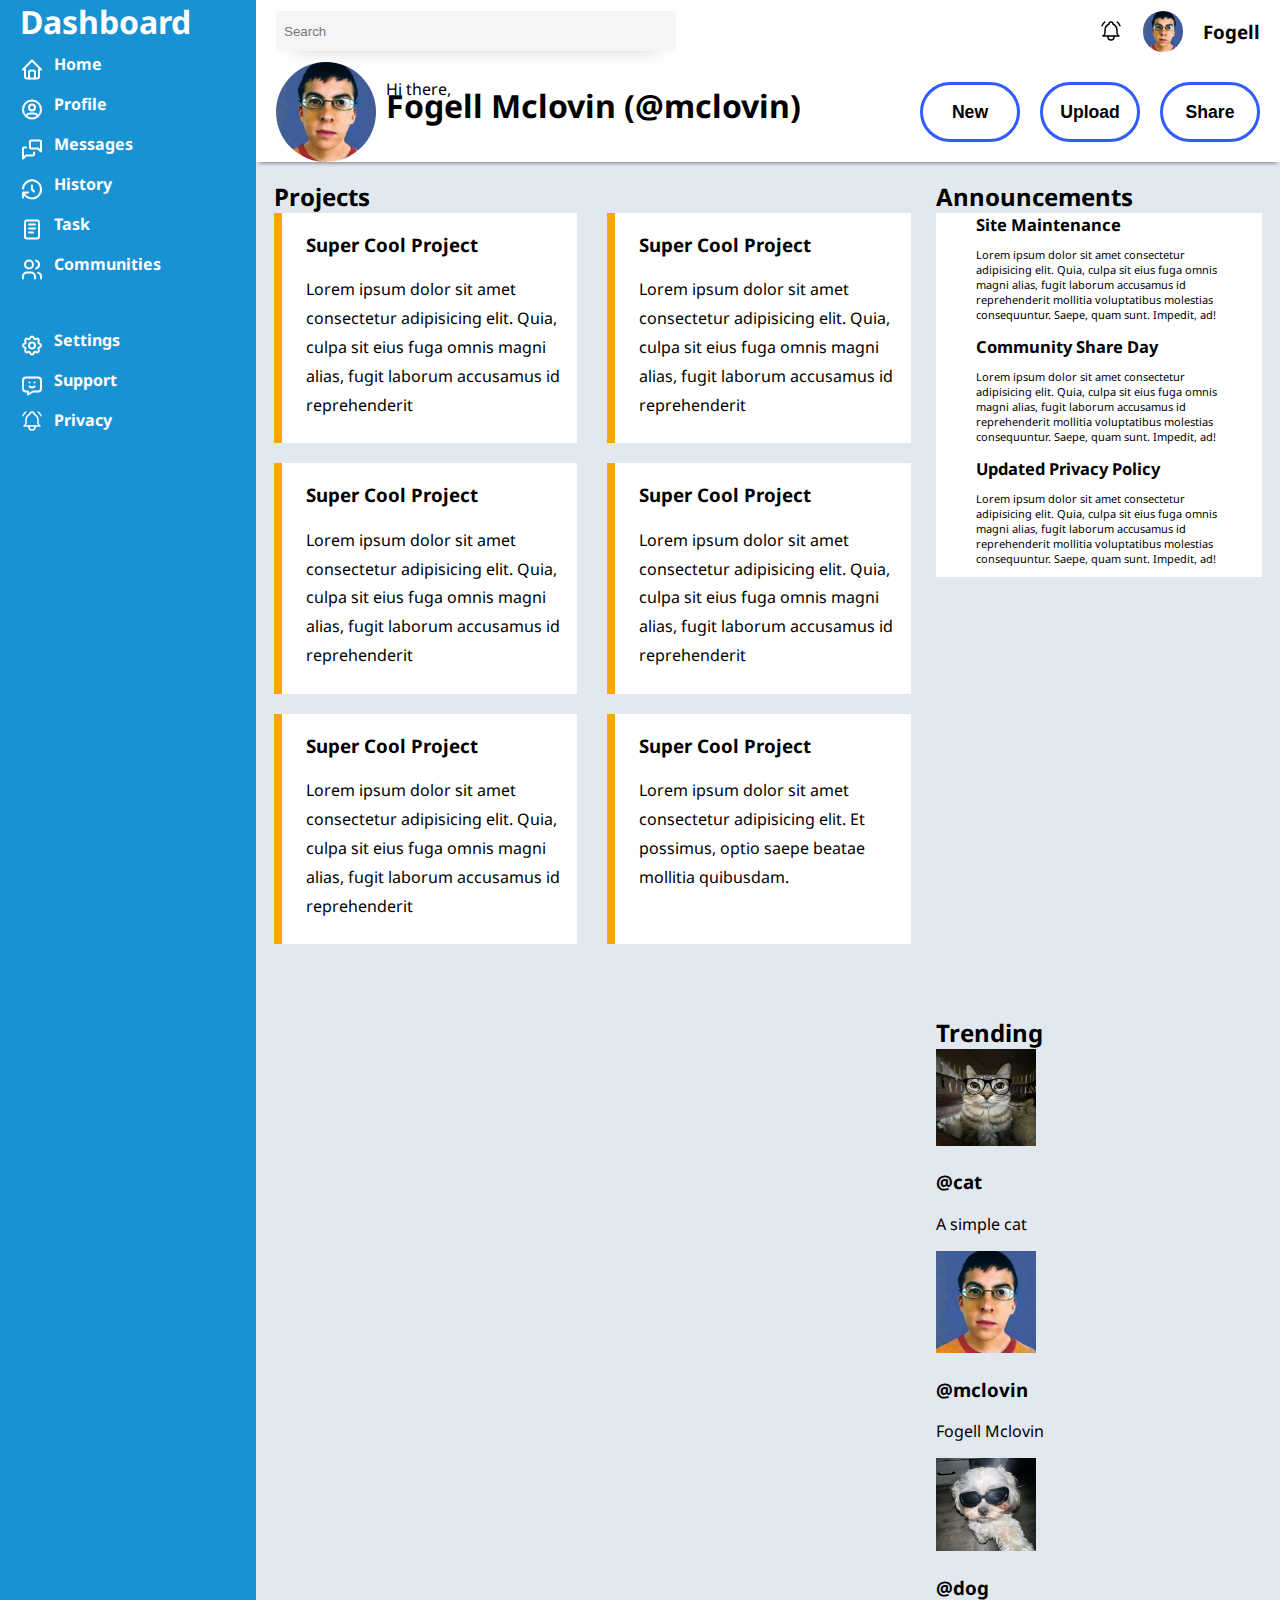
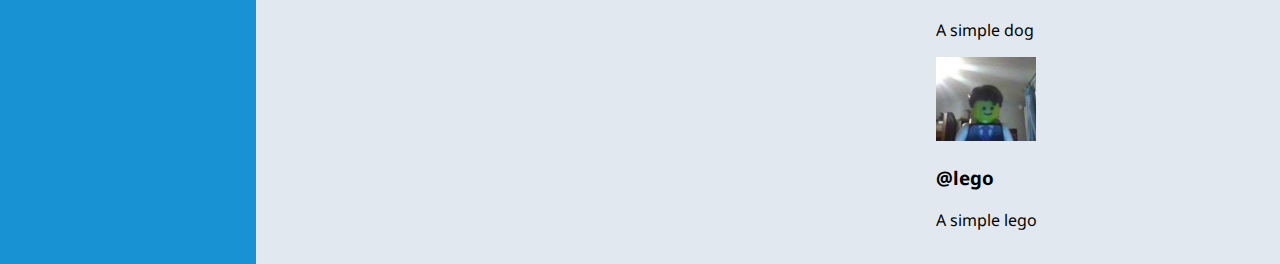
<file: index.html>
<!DOCTYPE html>
<html lang="en">
  <head>
    <meta charset="UTF-8" />
    <meta name="viewport" content="width=device-width, initial-scale=.9" />
    <title>Admind Dashboard</title>
    <link rel="stylesheet" href="style.css" />
  </head>

  <body>
    <div id="container">
      <aside>
        <section>
          <div class="logo"></div>
          <div class="title"><a href="#">Dashboard</a></div>
        </section>

        <ul>
          <li>
            <svg
              width="24"
              height="27"
              viewBox="0 0 24 18"
              fill="none"
              stroke="currentColor"
              stroke-width="2"
              stroke-linecap="round"
              stroke-linejoin="round"
              class="icon icon-tabler icons-tabler-outline icon-tabler-home"
            >
              <path stroke="none" d="M0 0h24v24H0z" fill="none" />
              <path d="M5 12l-2 0l9 -9l9 9l-2 0" />
              <path d="M5 12v7a2 2 0 0 0 2 2h10a2 2 0 0 0 2 -2v-7" />
              <path d="M9 21v-6a2 2 0 0 1 2 -2h2a2 2 0 0 1 2 2v6" />
            </svg>
            <a href="#">Home</a>
          </li>

          <li>
            <svg
              xmlns="http://www.w3.org/2000/svg"
              width="24"
              height="27"
              viewBox="0 0 24 18"
              fill="none"
              stroke="currentColor"
              stroke-width="2"
              stroke-linecap="round"
              stroke-linejoin="round"
              class="icon icon-tabler icons-tabler-outline icon-tabler-user-circle"
            >
              <path stroke="none" d="M0 0h24v24H0z" fill="none" />
              <path d="M12 12m-9 0a9 9 0 1 0 18 0a9 9 0 1 0 -18 0" />
              <path d="M12 10m-3 0a3 3 0 1 0 6 0a3 3 0 1 0 -6 0" />
              <path
                d="M6.168 18.849a4 4 0 0 1 3.832 -2.849h4a4 4 0 0 1 3.834 2.855"
              />
            </svg>
            <a href="#">Profile</a>
          </li>

          <li>
            <svg
              xmlns="http://www.w3.org/2000/svg"
              width="24"
              height="27"
              viewBox="0 0 24 18"
              fill="none"
              stroke="currentColor"
              stroke-width="2"
              stroke-linecap="round"
              stroke-linejoin="round"
              class="icon icon-tabler icons-tabler-outline icon-tabler-messages"
            >
              <path stroke="none" d="M0 0h24v24H0z" fill="none" />
              <path
                d="M21 14l-3 -3h-7a1 1 0 0 1 -1 -1v-6a1 1 0 0 1 1 -1h9a1 1 0 0 1 1 1v10"
              />
              <path d="M14 15v2a1 1 0 0 1 -1 1h-7l-3 3v-10a1 1 0 0 1 1 -1h2" />
            </svg>
            <a href="#">Messages</a>
          </li>

          <li>
            <svg
              xmlns="http://www.w3.org/2000/svg"
              width="24"
              height="27"
              viewBox="0 0 24 18"
              fill="none"
              stroke="currentColor"
              stroke-width="2"
              stroke-linecap="round"
              stroke-linejoin="round"
              class="icon icon-tabler icons-tabler-outline icon-tabler-history"
            >
              <path stroke="none" d="M0 0h24v24H0z" fill="none" />
              <path d="M12 8l0 4l2 2" />
              <path d="M3.05 11a9 9 0 1 1 .5 4m-.5 5v-5h5" />
            </svg>
            <a href="#">History</a>
          </li>

          <li>
            <svg
              xmlns="http://www.w3.org/2000/svg"
              width="24"
              height="27"
              viewBox="0 0 24 18"
              fill="none"
              stroke="currentColor"
              stroke-width="2"
              stroke-linecap="round"
              stroke-linejoin="round"
              class="icon icon-tabler icons-tabler-outline icon-tabler-notes"
            >
              <path stroke="none" d="M0 0h24v24H0z" fill="none" />
              <path
                d="M5 3m0 2a2 2 0 0 1 2 -2h10a2 2 0 0 1 2 2v14a2 2 0 0 1 -2 2h-10a2 2 0 0 1 -2 -2z"
              />
              <path d="M9 7l6 0" />
              <path d="M9 11l6 0" />
              <path d="M9 15l4 0" />
            </svg>
            <a href="#">Task</a>
          </li>

          <li>
            <svg
              xmlns="http://www.w3.org/2000/svg"
              width="24"
              height="27"
              viewBox="0 0 24 18"
              fill="none"
              stroke="currentColor"
              stroke-width="2"
              stroke-linecap="round"
              stroke-linejoin="round"
              class="icon icon-tabler icons-tabler-outline icon-tabler-users"
            >
              <path stroke="none" d="M0 0h24v24H0z" fill="none" />
              <path d="M9 7m-4 0a4 4 0 1 0 8 0a4 4 0 1 0 -8 0" />
              <path d="M3 21v-2a4 4 0 0 1 4 -4h4a4 4 0 0 1 4 4v2" />
              <path d="M16 3.13a4 4 0 0 1 0 7.75" />
              <path d="M21 21v-2a4 4 0 0 0 -3 -3.85" />
            </svg>
            <a href="#">Communities</a>
          </li>
        </ul>
        <ul>
          <li>
            <svg
              xmlns="http://www.w3.org/2000/svg"
              width="24"
              height="27"
              viewBox="0 0 24 18"
              fill="none"
              stroke="currentColor"
              stroke-width="2"
              stroke-linecap="round"
              stroke-linejoin="round"
              class="icon icon-tabler icons-tabler-outline icon-tabler-settings"
            >
              <path stroke="none" d="M0 0h24v24H0z" fill="none" />
              <path
                d="M10.325 4.317c.426 -1.756 2.924 -1.756 3.35 0a1.724 1.724 0 0 0 2.573 1.066c1.543 -.94 3.31 .826 2.37 2.37a1.724 1.724 0 0 0 1.065 2.572c1.756 .426 1.756 2.924 0 3.35a1.724 1.724 0 0 0 -1.066 2.573c.94 1.543 -.826 3.31 -2.37 2.37a1.724 1.724 0 0 0 -2.572 1.065c-.426 1.756 -2.924 1.756 -3.35 0a1.724 1.724 0 0 0 -2.573 -1.066c-1.543 .94 -3.31 -.826 -2.37 -2.37a1.724 1.724 0 0 0 -1.065 -2.572c-1.756 -.426 -1.756 -2.924 0 -3.35a1.724 1.724 0 0 0 1.066 -2.573c-.94 -1.543 .826 -3.31 2.37 -2.37c1 .608 2.296 .07 2.572 -1.065z"
              />
              <path d="M9 12a3 3 0 1 0 6 0a3 3 0 0 0 -6 0" />
            </svg>
            <a href="#">Settings</a>
          </li>

          <li>
            <svg
              xmlns="http://www.w3.org/2000/svg"
              width="24"
              height="27"
              viewBox="0 0 24 18"
              fill="none"
              stroke="currentColor"
              stroke-width="2"
              stroke-linecap="round"
              stroke-linejoin="round"
              class="icon icon-tabler icons-tabler-outline icon-tabler-message-chatbot"
            >
              <path stroke="none" d="M0 0h24v24H0z" fill="none" />
              <path
                d="M18 4a3 3 0 0 1 3 3v8a3 3 0 0 1 -3 3h-5l-5 3v-3h-2a3 3 0 0 1 -3 -3v-8a3 3 0 0 1 3 -3h12z"
              />
              <path d="M9.5 9h.01" />
              <path d="M14.5 9h.01" />
              <path d="M9.5 13a3.5 3.5 0 0 0 5 0" />
            </svg>
            <a href="#">Support</a>
          </li>

          <li>
            <svg
              width="24"
              height="24"
              viewBox="0 0 24 24"
              fill="none"
              stroke="currentColor"
              stroke-width="1.5"
              stroke-linecap="round"
              stroke-linejoin="round"
              class="icon icon-tabler icons-tabler-outline icon-tabler-bell-ringing"
            >
              <path stroke="none" d="M0 0h24v24H0z" fill="none" />
              <path
                d="M10 5a2 2 0 0 1 4 0a7 7 0 0 1 4 6v3a4 4 0 0 0 2 3h-16a4 4 0 0 0 2 -3v-3a7 7 0 0 1 4 -6"
              />
              <path d="M9 17v1a3 3 0 0 0 6 0v-1" />
              <path d="M21 6.727a11.05 11.05 0 0 0 -2.794 -3.727" />
              <path d="M3 6.727a11.05 11.05 0 0 1 2.792 -3.727" />
            </svg>
            <a href="#">Privacy</a>
          </li>
        </ul>
      </aside>

      <main>
        <header>
          <div>
            <input placeholder="Search" type="search" class="input" />
          </div>

          <div class="header-profile">
            <svg
              width="24"
              height="24"
              viewBox="0 0 24 24"
              fill="none"
              stroke="currentColor"
              stroke-width="1.5"
              stroke-linecap="round"
              stroke-linejoin="round"
              class="icon icon-tabler icons-tabler-outline icon-tabler-bell-ringing"
            >
              <path stroke="none" d="M0 0h24v24H0z" fill="none" />
              <path
                d="M10 5a2 2 0 0 1 4 0a7 7 0 0 1 4 6v3a4 4 0 0 0 2 3h-16a4 4 0 0 0 2 -3v-3a7 7 0 0 1 4 -6"
              />
              <path d="M9 17v1a3 3 0 0 0 6 0v-1" />
              <path d="M21 6.727a11.05 11.05 0 0 0 -2.794 -3.727" />
              <path d="M3 6.727a11.05 11.05 0 0 1 2.792 -3.727" />
            </svg>
            <img
              src="assets/images/mclovin.jpg"
              alt="Profile image"
              width="40"
            />
            <h3>Fogell</h3>
          </div>
        </header>

        <div class="header-bottom">
          <div>
            <img
              src="assets/images/mclovin.jpg"
              alt="Profile image"
              width="100"
              height="100"
            />
            <p>Hi there,</p>
            <h1>Fogell Mclovin (@mclovin)</h1>
          </div>
          <div>
            <button>New</button>
            <button>Upload</button>
            <button>Share</button>
          </div>
        </div>

        <div class="grid">
          <div class="projects">
            <h2>Projects</h2>

            <div class="cards">
              <div class="card">
                <h3>Super Cool Project</h3>
                <p>
                  Lorem ipsum dolor sit amet consectetur adipisicing elit. Quia,
                  culpa sit eius fuga omnis magni alias, fugit laborum accusamus
                  id reprehenderit 
                </p>
              </div>

              <div class="card">
                <h3>Super Cool Project</h3>
                <p>
                  Lorem ipsum dolor sit amet consectetur adipisicing elit. Quia,
                  culpa sit eius fuga omnis magni alias, fugit laborum accusamus
                  id reprehenderit 
                </p>
              </div>

              <div class="card">
                <h3>Super Cool Project</h3>
                <p>
                  Lorem ipsum dolor sit amet consectetur adipisicing elit. Quia,
                  culpa sit eius fuga omnis magni alias, fugit laborum accusamus
                  id reprehenderit
                </p>
              </div>

              <div class="card">
                <h3>Super Cool Project</h3>
                <p>
                  Lorem ipsum dolor sit amet consectetur adipisicing elit. Quia,
                  culpa sit eius fuga omnis magni alias, fugit laborum accusamus
                  id reprehenderit
                </p>
              </div>

              <div class="card">
                <h3>Super Cool Project</h3>
                <p>
                  Lorem ipsum dolor sit amet consectetur adipisicing elit. Quia,
                  culpa sit eius fuga omnis magni alias, fugit laborum accusamus
                  id reprehenderit
                </p>
              </div>

              <div class="card">
                <h3>Super Cool Project</h3>
                <p>
                  Lorem ipsum dolor sit amet consectetur adipisicing elit. Et
                  possimus, optio saepe beatae mollitia quibusdam.
                </p>
              </div>
            </div>
          </div>

          <div class="announcements">
            <h2>Announcements</h2>
            <section>
              <div>
                <h2>Site Maintenance</h2>
                <p>
                  Lorem ipsum dolor sit amet consectetur adipisicing elit. Quia,
                  culpa sit eius fuga omnis magni alias, fugit laborum accusamus
                  id reprehenderit mollitia voluptatibus molestias consequuntur.
                  Saepe, quam sunt. Impedit, ad!
                </p>
              </div>

              <div>
                <h2>Community Share Day</h2>
                <p>
                  Lorem ipsum dolor sit amet consectetur adipisicing elit. Quia,
                  culpa sit eius fuga omnis magni alias, fugit laborum accusamus
                  id reprehenderit mollitia voluptatibus molestias consequuntur.
                  Saepe, quam sunt. Impedit, ad!
                </p>
              </div>

              <div>
                <h2>Updated Privacy Policy</h2>
                <p>
                  Lorem ipsum dolor sit amet consectetur adipisicing elit. Quia,
                  culpa sit eius fuga omnis magni alias, fugit laborum accusamus
                  id reprehenderit mollitia voluptatibus molestias consequuntur.
                  Saepe, quam sunt. Impedit, ad!
                </p>
              </div>
            </section>
          </div>

          <div class="trending">
            <h2>Trending</h2>

            <div>
              <img
                src="assets/images/cat.jpg"
                alt="Photo of a cat"
                width="100"
              />
              <h3>@cat</h3>
              <p>A simple cat</p>
            </div>

            <div>
              <img
                src="assets/images/mclovin.jpg"
                alt="Photo of a person"
                width="100"
              />
              <h3>@mclovin</h3>
              <p>Fogell Mclovin</p>
            </div>

            <div>
              <img
                src="assets/images/dog.jpg"
                alt="Photo of a dog"
                width="100"
              />
              <h3>@dog</h3>
              <p>A simple dog</p>
            </div>

            <div>
              <img
                src="assets/images/lego.jpg"
                alt="Photo of a lego"
                width="100"
              />
              <h3>@lego</h3>
              <p>A simple lego</p>
            </div>
          </div>
        </div>
      </main>
    </div>
  </body>
</html>
</file>
<file: style.css>
@import url("https://fonts.googleapis.com/css2?family=Inter:ital,opsz,wght@0,14..32,100..900;1,14..32,100..900&family=Lato:ital,wght@0,100;0,300;0,400;0,700;0,900;1,100;1,300;1,400;1,700;1,900&family=Noto+Sans:ital,wght@0,100..900;1,100..900&display=swap");

* {
  box-sizing: border-box;
  /* outline: 1px solid black; */
}

body {
  font-family: "Noto Sans", sans-serif;
  margin: 0;
  background: #e2e8f0;
}

#container {
  display: grid;
  grid-template-columns: 1fr 4fr;
  grid-template-rows: 1fr;
}

aside {
  background-color: #1992d4;
  color: #fff;
  display: flex;
  flex-direction: column;
  padding-left: 10px;

  & section {
    align-items: center;
    font-weight: bold;
    font-size: 2rem;
  }

  & a {
    padding-left: 10px;
    text-decoration: none;
    color: white;
  }

  & ul {
    list-style: none;
    padding: 10px;
    margin-top: 0;
    margin-bottom: 22pxs;

    & li {
      height: 40px;
      display: flex;
      font-weight: bold;
    }
  }
}

main {
  & header {
    display: flex;
    background-color: white;

    & div {
      display: flex;
      align-items: center;
    }

    & div:first-child {
      flex: 1;
      margin-left: 20px;
    }

    .header-profile {
      gap: 20px;
      margin-right: 20px;

      & img {
        border-radius: 999999px;
      }
    }

    .input {
      width: 400px;
      background-color: #f5f5f5;
      color: #242424;
      padding: 0.15rem 0.5rem;
      min-height: 40px;
      border-radius: 4px;
      outline: none;
      border: none;
      line-height: 1.15;
      box-shadow: 0px 10px 20px -18px;
    }

    input:focus {
      border-bottom: 2px solid #5b5fc7;
      border-radius: 4px 4px 2px 2px;
    }

    input:hover {
      outline: 1px solid lightgrey;
    }
  }

  & .header-bottom {
    display: flex;
    background-color: white;
    box-shadow: 0px 4px 4px -3px rgba(0, 0, 0, 0.48);

    & div:first-child {
      display: flex;
      position: relative;
      flex: 1;
      margin-left: 20px;

      & img {
        border-radius: 99999px;
      }

      & h1 {
        padding-left: 10px;
      }

      & p {
        position: absolute;
        left: 110px;
        user-select: none;
      }
    }

    & div:last-child {
      display: flex;
      align-items: center;
      gap: 20px;
      margin-right: 20px;
    }
  }

  & .grid {
    display: grid;
    grid-template-columns: repeat(3, 1fr);
    grid-template-rows: repeat(2, 1fr);
    grid-gap: 5px;
    margin: 1.1em;

    & .projects {
      grid-area: 1 / 1 / 3 / 3;

      & .cards {
        display: grid;
        grid-template-columns: repeat(auto-fill, minmax(300px, 1fr));
        column-gap: 30px;
        row-gap: 20px;
        margin-right: 20px;

        & .card {
          background-color: white;
          padding: 0px 15px 8px 24px;
          border-left: 8px solid orange;

          & p {
            line-height: 1.8;
          }
        }
      }
    }

    & .announcements {
      grid-area: 1 / 3 / 2 / 4;
      
      & section {
        background-color: white;
        font-size: 11px;
        display: flex;
        flex-direction: column;
        gap: 2px;

        & div {
          margin-left: 40px;
          margin-right: 40px;
        }
      }
    }
    & .trending {
      grid-area: 2 / 3 / 3 / 4;
    }
  }
}

button {
  width: 100px;
  height: 60px;
  border: 3px solid #315cfd;
  border-radius: 45px;
  transition: all 0.3s;
  cursor: pointer;
  background: white;
  font-size: 1.1em;
  font-weight: 550;
}

button:hover {
  background: #315cfd;
  color: white;
  font-size: 1.2em;
}

h2 {
  margin: 0;
}
</file>
